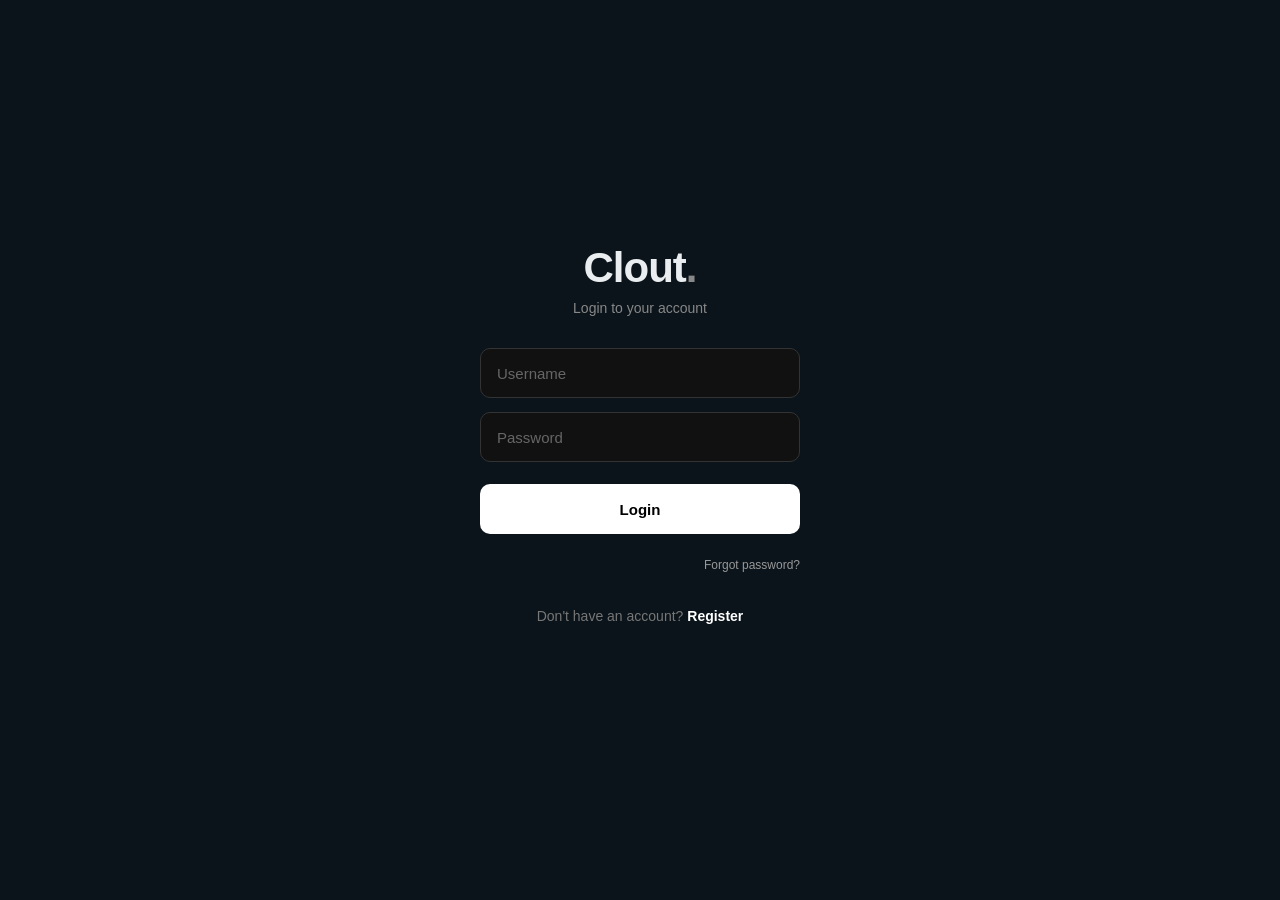
<file: templates/login.html>
<!DOCTYPE html>
<html lang="en">
<head>
    <meta charset="UTF-8">
    <meta name="viewport" content="width=device-width, initial-scale=1.0">

    <title>Login - Clout</title>

    <link rel="stylesheet" href="/static/style.css">
</head>

<body>

    <div class="login-container">

        <h1>Clout</h1>
        <p>Login to your account</p>

        <form id="loginForm">

            <input
                type="text"
                id="username"
                placeholder="Username"
                required
            >

            <input
                type="password"
                id="password"
                placeholder="Password"
                required
            >

            <button type="submit">
                Login
            </button>
            <div class="forgot-password-link">
    <a href="/forgot-password-page">Forgot password?</a>
</div>
            <p class="auth-switch">
    Don't have an account?
    <a href="/register">Register</a>
</p>

        </form>

        <p id="errorMessage"></p>

    </div>

      <script type="module" src="/static/login.js?v=3"></script>
</body>

</html>
</file>
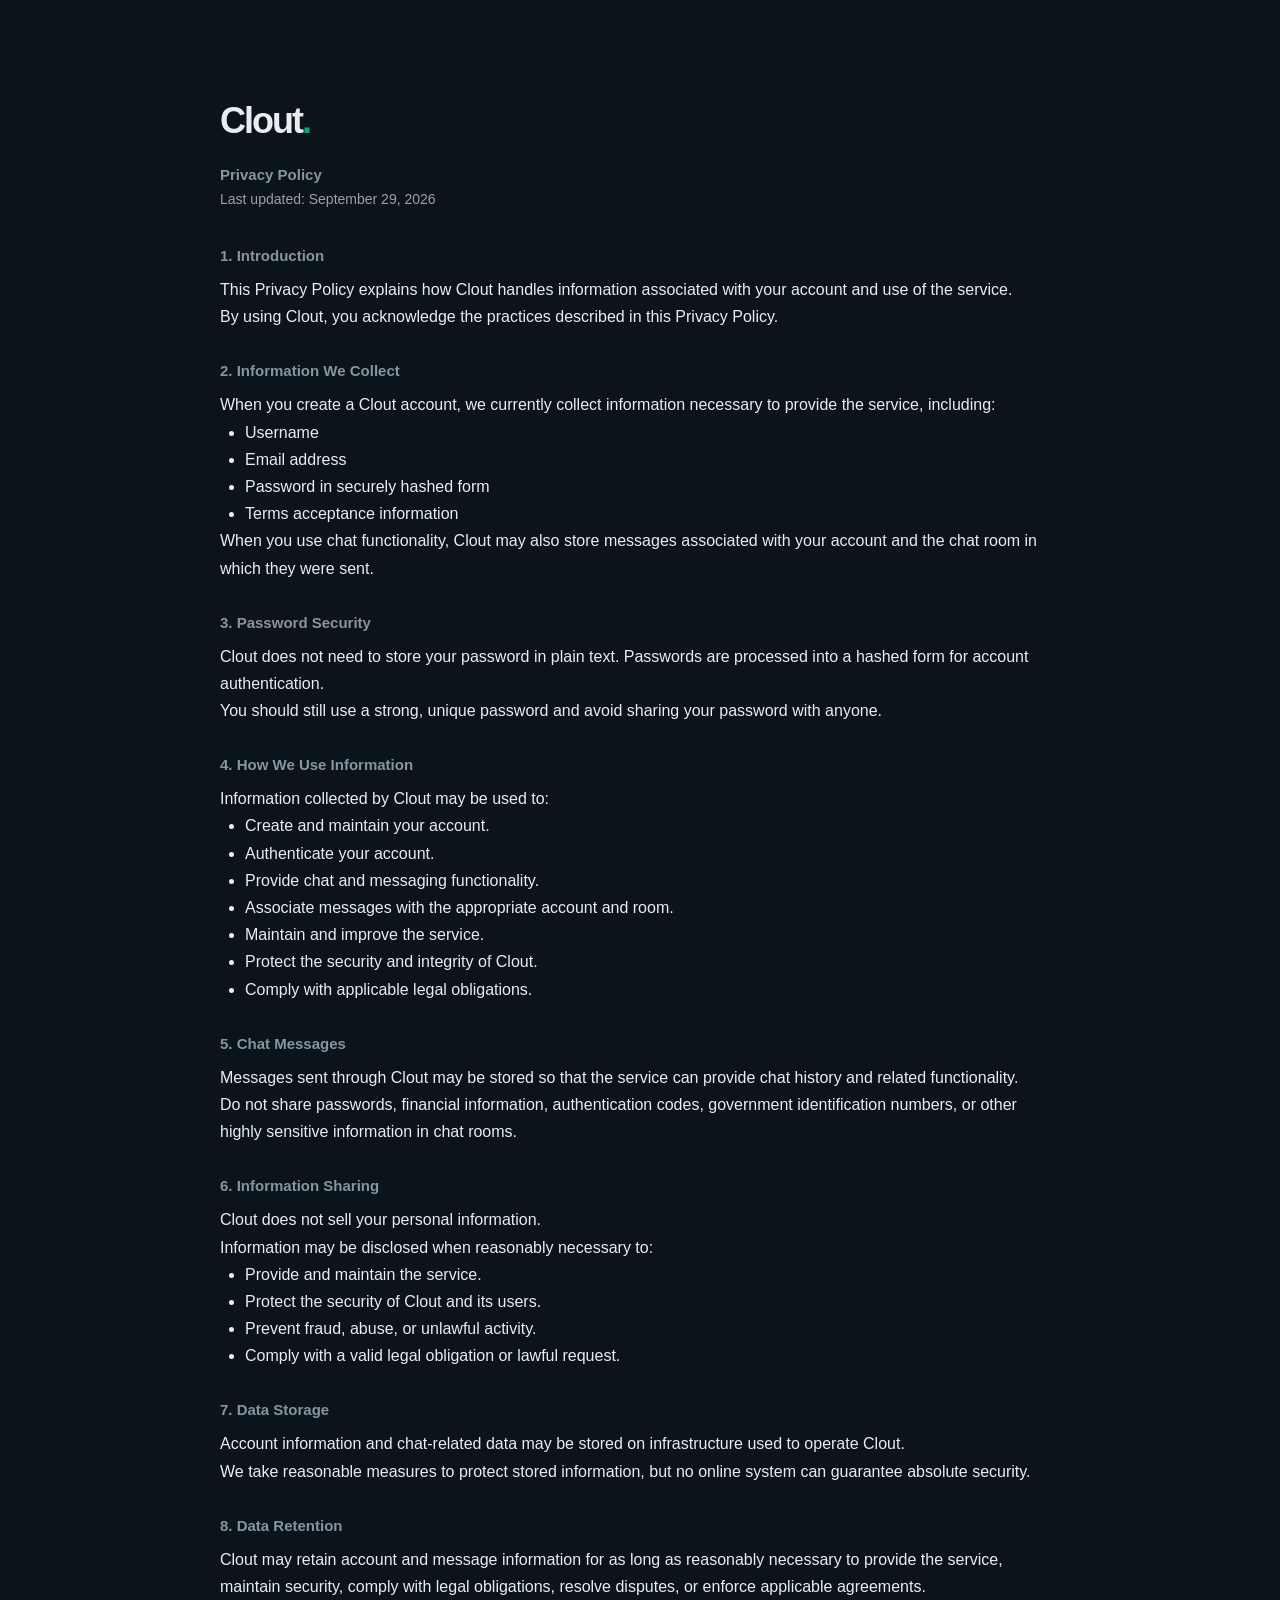
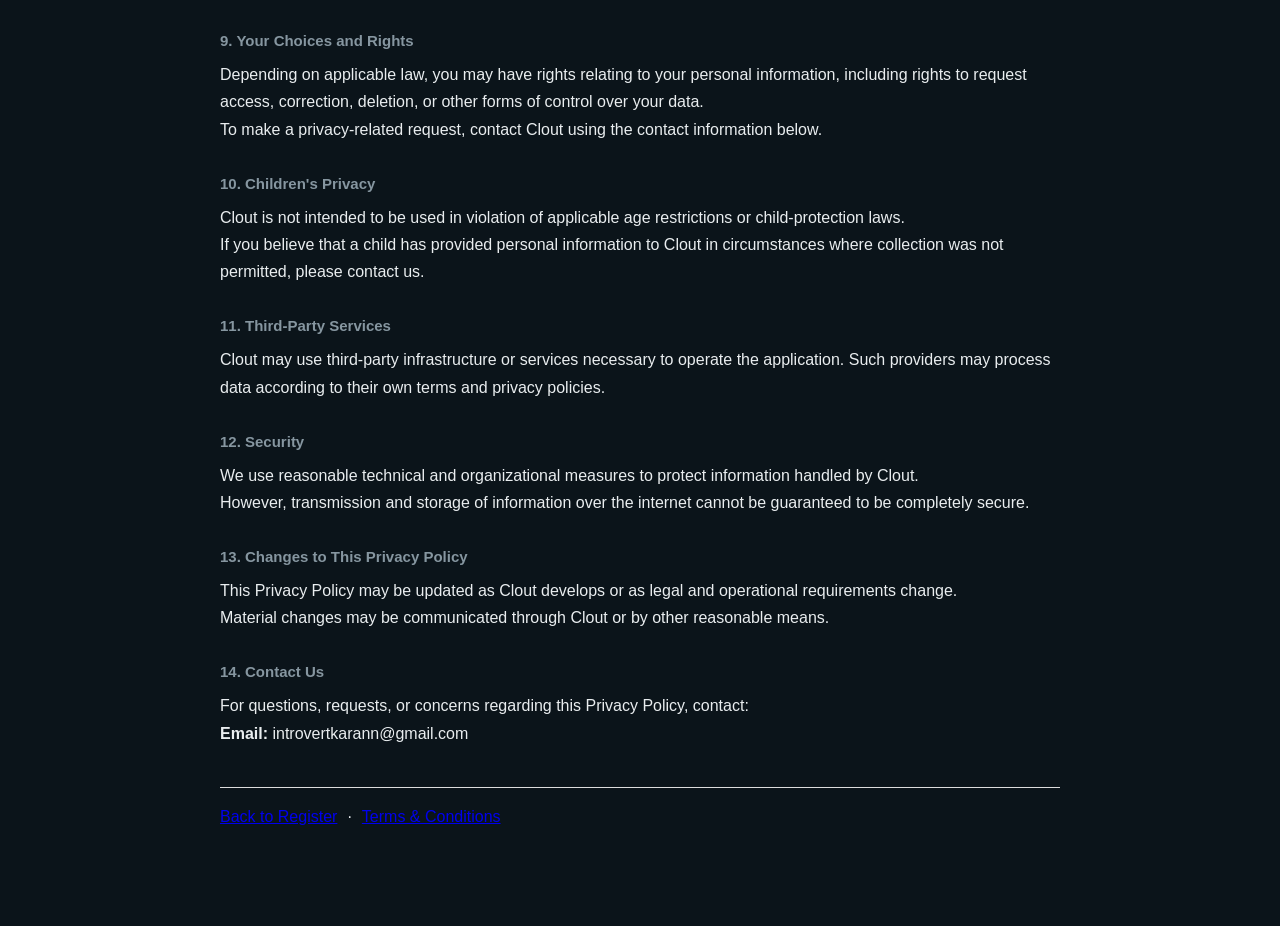
<file: templates/privacy.html>
<!DOCTYPE html>
<html lang="en">

<head>
    <meta charset="UTF-8">
    <meta name="viewport" content="width=device-width, initial-scale=1.0">

    <title>Privacy Policy - Clout</title>

    <link rel="stylesheet" href="/static/style.css">
</head>

<body>

    <div class="legal-container">

        <header class="legal-header">
            <h1>Clout</h1>
            <h2>Privacy Policy</h2>
            <p>Last updated: September 29, 2026</p>
        </header>

        <main class="legal-content">

            <section>
                <h2>1. Introduction</h2>

                <p>
                    This Privacy Policy explains how Clout handles information
                    associated with your account and use of the service.
                </p>

                <p>
                    By using Clout, you acknowledge the practices described in this
                    Privacy Policy.
                </p>
            </section>

            <section>
                <h2>2. Information We Collect</h2>

                <p>
                    When you create a Clout account, we currently collect information
                    necessary to provide the service, including:
                </p>

                <ul>
                    <li>Username</li>
                    <li>Email address</li>
                    <li>Password in securely hashed form</li>
                    <li>Terms acceptance information</li>
                </ul>

                <p>
                    When you use chat functionality, Clout may also store messages
                    associated with your account and the chat room in which they
                    were sent.
                </p>
            </section>

            <section>
                <h2>3. Password Security</h2>

                <p>
                    Clout does not need to store your password in plain text.
                    Passwords are processed into a hashed form for account
                    authentication.
                </p>

                <p>
                    You should still use a strong, unique password and avoid
                    sharing your password with anyone.
                </p>
            </section>

            <section>
                <h2>4. How We Use Information</h2>

                <p>
                    Information collected by Clout may be used to:
                </p>

                <ul>
                    <li>Create and maintain your account.</li>
                    <li>Authenticate your account.</li>
                    <li>Provide chat and messaging functionality.</li>
                    <li>Associate messages with the appropriate account and room.</li>
                    <li>Maintain and improve the service.</li>
                    <li>Protect the security and integrity of Clout.</li>
                    <li>Comply with applicable legal obligations.</li>
                </ul>
            </section>

            <section>
                <h2>5. Chat Messages</h2>

                <p>
                    Messages sent through Clout may be stored so that the service can
                    provide chat history and related functionality.
                </p>

                <p>
                    Do not share passwords, financial information, authentication
                    codes, government identification numbers, or other highly
                    sensitive information in chat rooms.
                </p>
            </section>

            <section>
                <h2>6. Information Sharing</h2>

                <p>
                    Clout does not sell your personal information.
                </p>

                <p>
                    Information may be disclosed when reasonably necessary to:
                </p>

                <ul>
                    <li>Provide and maintain the service.</li>
                    <li>Protect the security of Clout and its users.</li>
                    <li>Prevent fraud, abuse, or unlawful activity.</li>
                    <li>Comply with a valid legal obligation or lawful request.</li>
                </ul>
            </section>

            <section>
                <h2>7. Data Storage</h2>

                <p>
                    Account information and chat-related data may be stored on
                    infrastructure used to operate Clout.
                </p>

                <p>
                    We take reasonable measures to protect stored information,
                    but no online system can guarantee absolute security.
                </p>
            </section>

            <section>
                <h2>8. Data Retention</h2>

                <p>
                    Clout may retain account and message information for as long as
                    reasonably necessary to provide the service, maintain security,
                    comply with legal obligations, resolve disputes, or enforce
                    applicable agreements.
                </p>
            </section>

            <section>
                <h2>9. Your Choices and Rights</h2>

                <p>
                    Depending on applicable law, you may have rights relating to
                    your personal information, including rights to request access,
                    correction, deletion, or other forms of control over your data.
                </p>

                <p>
                    To make a privacy-related request, contact Clout using the
                    contact information below.
                </p>
            </section>

            <section>
                <h2>10. Children's Privacy</h2>

                <p>
                    Clout is not intended to be used in violation of applicable
                    age restrictions or child-protection laws.
                </p>

                <p>
                    If you believe that a child has provided personal information
                    to Clout in circumstances where collection was not permitted,
                    please contact us.
                </p>
            </section>

            <section>
                <h2>11. Third-Party Services</h2>

                <p>
                    Clout may use third-party infrastructure or services necessary
                    to operate the application. Such providers may process data
                    according to their own terms and privacy policies.
                </p>
            </section>

            <section>
                <h2>12. Security</h2>

                <p>
                    We use reasonable technical and organizational measures to
                    protect information handled by Clout.
                </p>

                <p>
                    However, transmission and storage of information over the
                    internet cannot be guaranteed to be completely secure.
                </p>
            </section>

            <section>
                <h2>13. Changes to This Privacy Policy</h2>

                <p>
                    This Privacy Policy may be updated as Clout develops or as
                    legal and operational requirements change.
                </p>

                <p>
                    Material changes may be communicated through Clout or by other
                    reasonable means.
                </p>
            </section>

            <section>
                <h2>14. Contact Us</h2>

                <p>
                    For questions, requests, or concerns regarding this Privacy
                    Policy, contact:
                </p>

                <p>
                    <strong>Email:</strong> introvertkarann@gmail.com
                </p>
            </section>

        </main>

        <footer class="legal-footer">
            <a href="/register">Back to Register</a>
            <span>·</span>
            <a href="/terms">Terms & Conditions</a>
        </footer>

    </div>

</body>

</html>
</file>
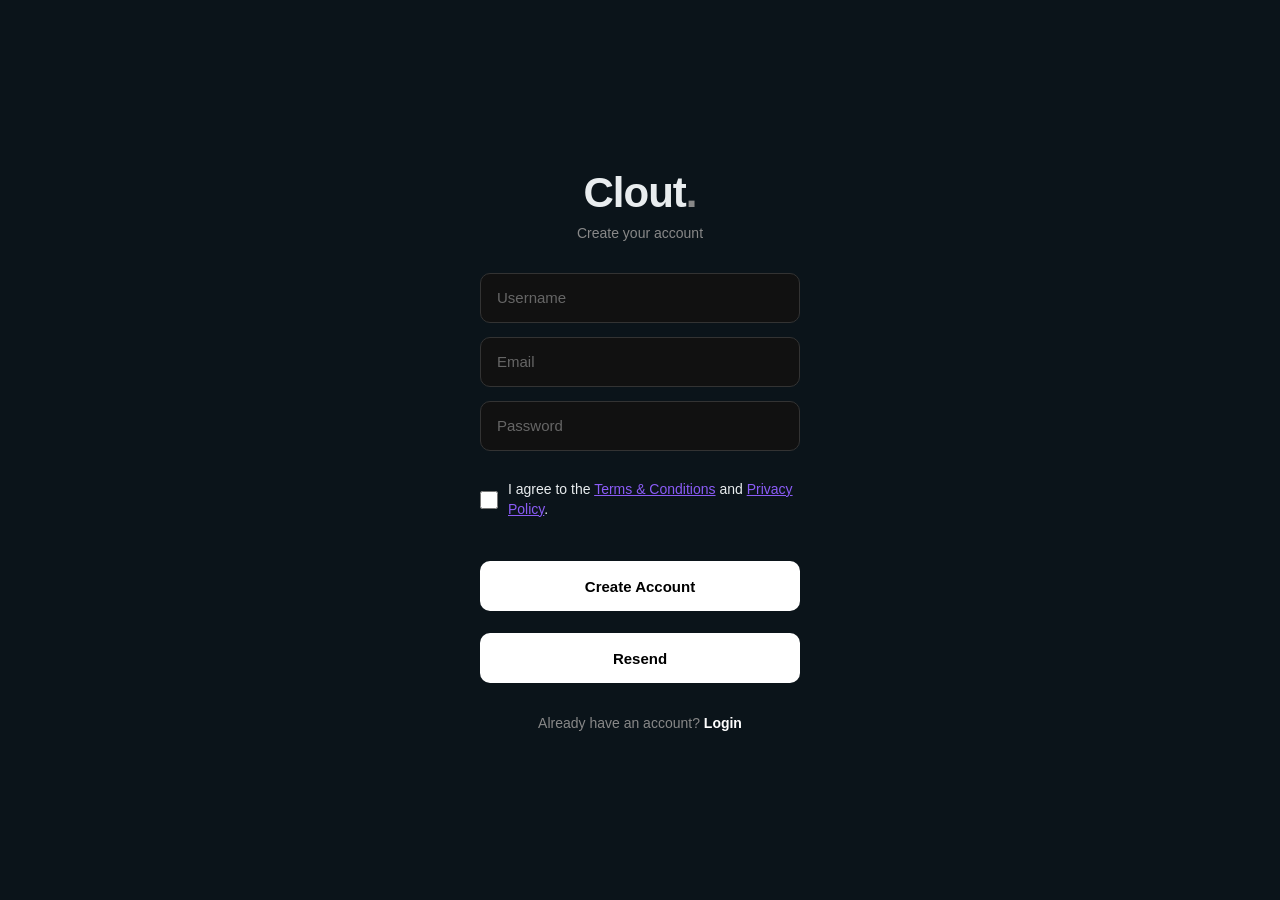
<file: templates/register.html>
<!DOCTYPE html>
<html lang="en">

<head>
    <meta charset="UTF-8">
    <meta name="viewport" content="width=device-width, initial-scale=1.0">

    <title>Register - Clout</title>

    <link rel="stylesheet" href="/static/style.css">
</head>

<body>

    <div class="login-container">

        <h1>Clout</h1>

        <p>Create your account</p>

        <form id="registerForm">

            <input
                type="text"
                id="username"
                placeholder="Username"
                required
            >
            <input

            type="email"
            id="email"
            placeholder="Email"
            required
            >

            <input
                type="password"
                id="password"
                placeholder="Password"
                required
            >
            <label class="terms-checkbox">
    <input type="checkbox" id="termsAccepted">

    <span>
        I agree to the
        <a href="/terms" target="_blank">Terms & Conditions</a>
        and
        <a href="/privacy" target="_blank">Privacy Policy</a>.
    </span>
</label>

            <button type="submit">
                Create Account
            </button>
            <button type="button" id="resend_email">Resend</button>

        </form>

        <p id="errorMessage"></p>

        <p class="auth-switch">
            Already have an account?
            <a href="/login-page">Login</a>
        </p>

    </div>

    <script src="/static/register.js"></script>

</body>

</html>
</file>
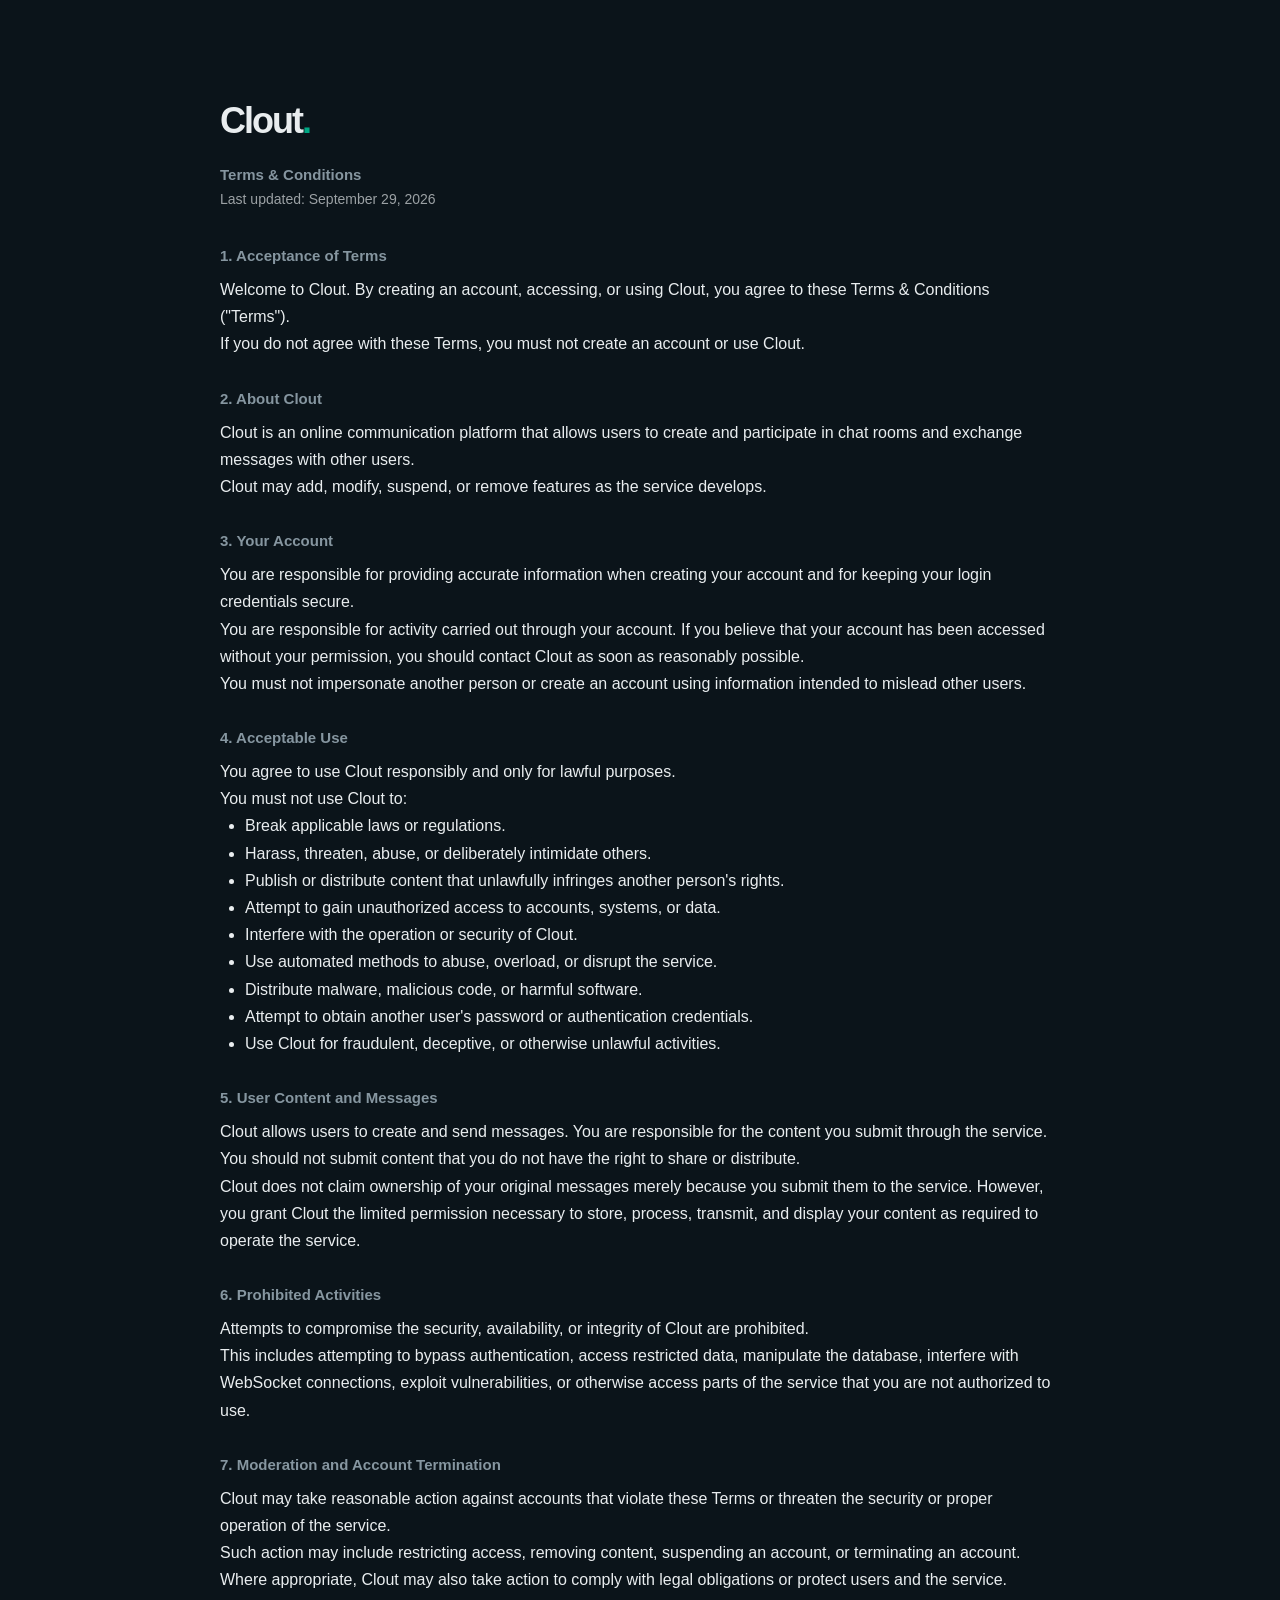
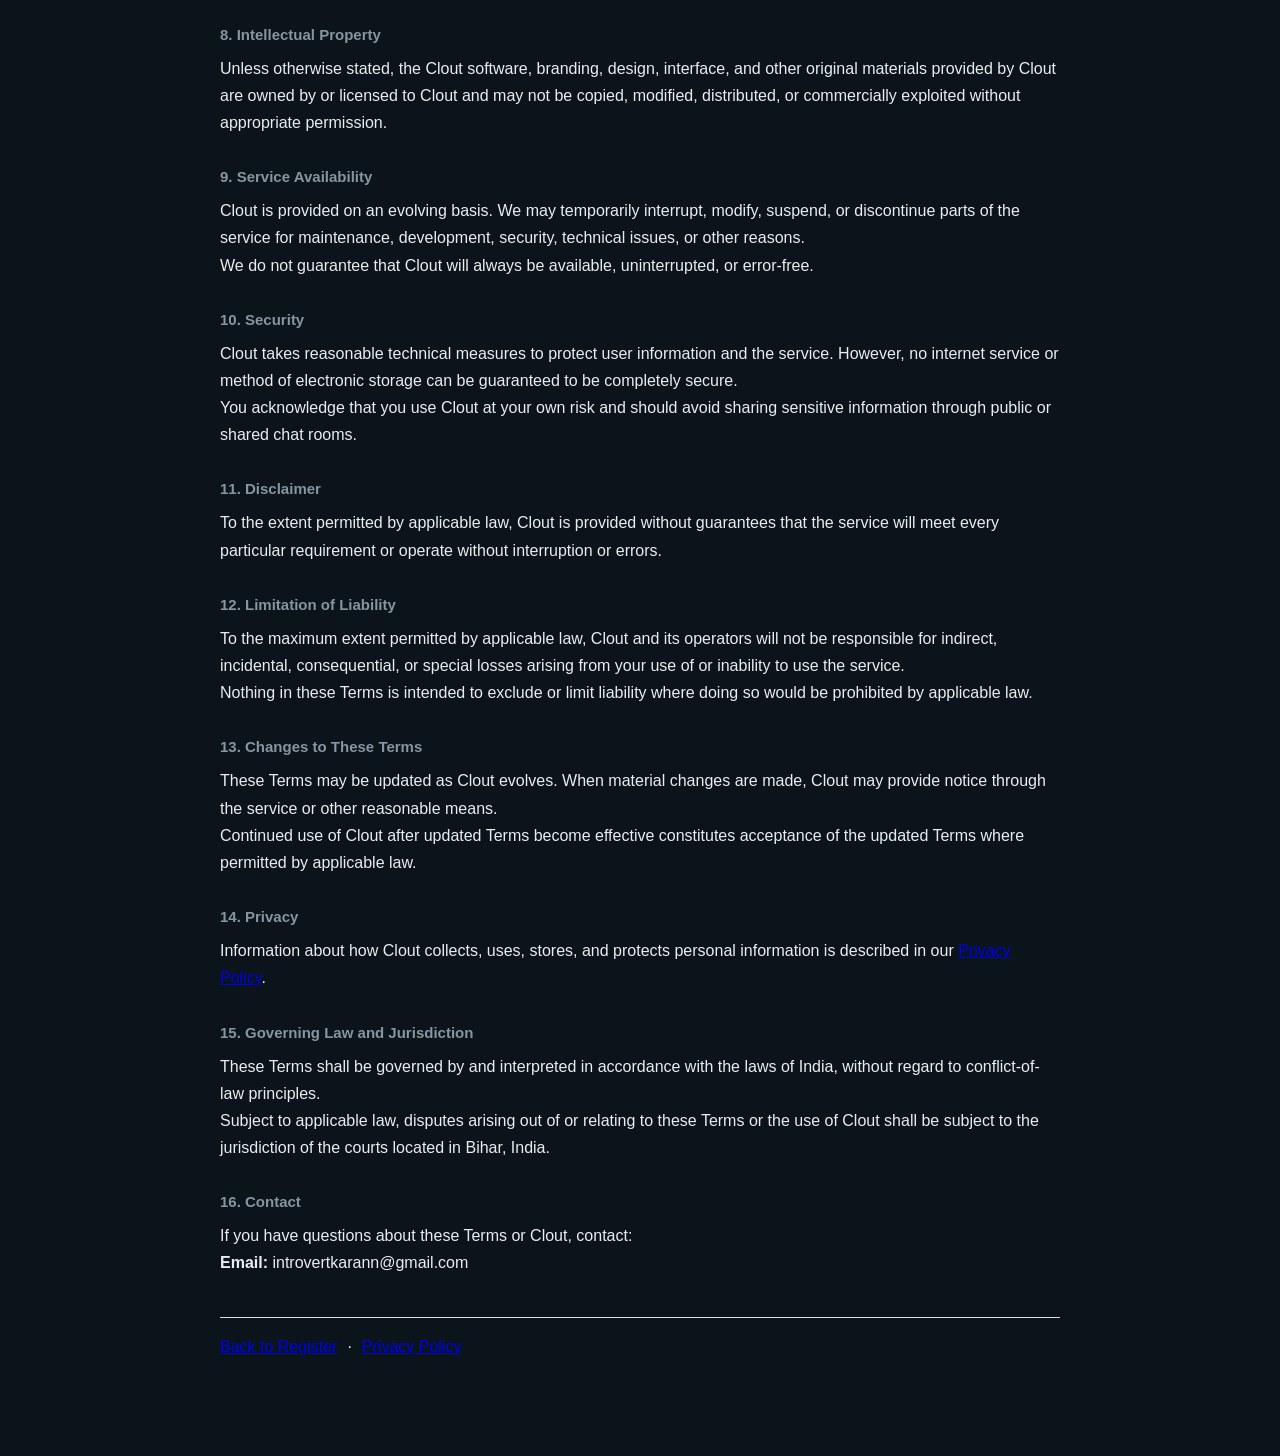
<file: templates/terms.html>
<!DOCTYPE html>
<html lang="en">

<head>
    <meta charset="UTF-8">
    <meta name="viewport" content="width=device-width, initial-scale=1.0">

    <title>Terms & Conditions - Clout</title>

    <link rel="stylesheet" href="/static/style.css">
</head>

<body>

    <div class="legal-container">

        <header class="legal-header">
            <h1>Clout</h1>
            <h2>Terms & Conditions</h2>
            <p>Last updated: September 29, 2026</p>
        </header>

        <main class="legal-content">

            <section>
                <h2>1. Acceptance of Terms</h2>

                <p>
                    Welcome to Clout. By creating an account, accessing, or using Clout,
                    you agree to these Terms & Conditions ("Terms").
                </p>

                <p>
                    If you do not agree with these Terms, you must not create an account
                    or use Clout.
                </p>
            </section>

            <section>
                <h2>2. About Clout</h2>

                <p>
                    Clout is an online communication platform that allows users to create
                    and participate in chat rooms and exchange messages with other users.
                </p>

                <p>
                    Clout may add, modify, suspend, or remove features as the service
                    develops.
                </p>
            </section>

            <section>
                <h2>3. Your Account</h2>

                <p>
                    You are responsible for providing accurate information when creating
                    your account and for keeping your login credentials secure.
                </p>

                <p>
                    You are responsible for activity carried out through your account.
                    If you believe that your account has been accessed without your
                    permission, you should contact Clout as soon as reasonably possible.
                </p>

                <p>
                    You must not impersonate another person or create an account using
                    information intended to mislead other users.
                </p>
            </section>

            <section>
                <h2>4. Acceptable Use</h2>

                <p>
                    You agree to use Clout responsibly and only for lawful purposes.
                </p>

                <p>You must not use Clout to:</p>

                <ul>
                    <li>Break applicable laws or regulations.</li>
                    <li>Harass, threaten, abuse, or deliberately intimidate others.</li>
                    <li>Publish or distribute content that unlawfully infringes another person's rights.</li>
                    <li>Attempt to gain unauthorized access to accounts, systems, or data.</li>
                    <li>Interfere with the operation or security of Clout.</li>
                    <li>Use automated methods to abuse, overload, or disrupt the service.</li>
                    <li>Distribute malware, malicious code, or harmful software.</li>
                    <li>Attempt to obtain another user's password or authentication credentials.</li>
                    <li>Use Clout for fraudulent, deceptive, or otherwise unlawful activities.</li>
                </ul>
            </section>

            <section>
                <h2>5. User Content and Messages</h2>

                <p>
                    Clout allows users to create and send messages. You are responsible
                    for the content you submit through the service.
                </p>

                <p>
                    You should not submit content that you do not have the right to
                    share or distribute.
                </p>

                <p>
                    Clout does not claim ownership of your original messages merely
                    because you submit them to the service. However, you grant Clout
                    the limited permission necessary to store, process, transmit, and
                    display your content as required to operate the service.
                </p>
            </section>

            <section>
                <h2>6. Prohibited Activities</h2>

                <p>
                    Attempts to compromise the security, availability, or integrity of
                    Clout are prohibited.
                </p>

                <p>
                    This includes attempting to bypass authentication, access restricted
                    data, manipulate the database, interfere with WebSocket connections,
                    exploit vulnerabilities, or otherwise access parts of the service
                    that you are not authorized to use.
                </p>
            </section>

            <section>
                <h2>7. Moderation and Account Termination</h2>

                <p>
                    Clout may take reasonable action against accounts that violate
                    these Terms or threaten the security or proper operation of the
                    service.
                </p>

                <p>
                    Such action may include restricting access, removing content,
                    suspending an account, or terminating an account.
                </p>

                <p>
                    Where appropriate, Clout may also take action to comply with legal
                    obligations or protect users and the service.
                </p>
            </section>

            <section>
                <h2>8. Intellectual Property</h2>

                <p>
                    Unless otherwise stated, the Clout software, branding, design,
                    interface, and other original materials provided by Clout are
                    owned by or licensed to Clout and may not be copied, modified,
                    distributed, or commercially exploited without appropriate
                    permission.
                </p>
            </section>

            <section>
                <h2>9. Service Availability</h2>

                <p>
                    Clout is provided on an evolving basis. We may temporarily
                    interrupt, modify, suspend, or discontinue parts of the service
                    for maintenance, development, security, technical issues, or
                    other reasons.
                </p>

                <p>
                    We do not guarantee that Clout will always be available,
                    uninterrupted, or error-free.
                </p>
            </section>

            <section>
                <h2>10. Security</h2>

                <p>
                    Clout takes reasonable technical measures to protect user
                    information and the service. However, no internet service or
                    method of electronic storage can be guaranteed to be completely
                    secure.
                </p>

                <p>
                    You acknowledge that you use Clout at your own risk and should
                    avoid sharing sensitive information through public or shared
                    chat rooms.
                </p>
            </section>

            <section>
                <h2>11. Disclaimer</h2>

                <p>
                    To the extent permitted by applicable law, Clout is provided
                    without guarantees that the service will meet every particular
                    requirement or operate without interruption or errors.
                </p>
            </section>

            <section>
                <h2>12. Limitation of Liability</h2>

                <p>
                    To the maximum extent permitted by applicable law, Clout and its
                    operators will not be responsible for indirect, incidental,
                    consequential, or special losses arising from your use of or
                    inability to use the service.
                </p>

                <p>
                    Nothing in these Terms is intended to exclude or limit liability
                    where doing so would be prohibited by applicable law.
                </p>
            </section>

            <section>
                <h2>13. Changes to These Terms</h2>

                <p>
                    These Terms may be updated as Clout evolves. When material changes
                    are made, Clout may provide notice through the service or other
                    reasonable means.
                </p>

                <p>
                    Continued use of Clout after updated Terms become effective
                    constitutes acceptance of the updated Terms where permitted by
                    applicable law.
                </p>
            </section>

            <section>
                <h2>14. Privacy</h2>

                <p>
                    Information about how Clout collects, uses, stores, and protects
                    personal information is described in our
                    <a href="/privacy">Privacy Policy</a>.
                </p>
            </section>

           <section>
    <h2>15. Governing Law and Jurisdiction</h2>

    <p>
        These Terms shall be governed by and interpreted in accordance with
        the laws of India, without regard to conflict-of-law principles.
    </p>

    <p>
        Subject to applicable law, disputes arising out of or relating to
        these Terms or the use of Clout shall be subject to the jurisdiction
        of the courts located in Bihar, India.
    </p>
</section>

            <section>
                <h2>16. Contact</h2>

                <p>
                    If you have questions about these Terms or Clout, contact:
                </p>

                <p>
                    <strong>Email:</strong> introvertkarann@gmail.com
                </p>
            </section>

        </main>

        <footer class="legal-footer">
            <a href="/register">Back to Register</a>
            <span>·</span>
            <a href="/privacy">Privacy Policy</a>
        </footer>

    </div>

</body>

</html>
</file>
<file: static/style.css>
@media (max-width: 600px) {
    html,
    body {
        width: 100%;
        height: 100%;
        margin: 0;
        padding: 0;
        overflow: hidden;
    }

    body {
        display: block;
        min-height: 100dvh;
    }

    .chat-container {
        position: fixed;
        top: 0;
        left: 0;
        width: 100%;
        height: 100dvh;
        min-height: 0;
        margin: 0;
        max-width: none;
        border-radius: 0;
    }
    
}
html,
body {
    margin: 0;
    padding: 0;
}

/* =========================
   Responsive Design
========================= */

html,
body {
    width: 100%;
    min-height: 100%;
    height: auto;
    overflow-x: hidden;
    overflow-y: auto;
}

    .chat-container {
        width: 100%;
        max-width: none;
        height: 100dvh;
        min-height: 0;
        margin: 0;

        border-radius: 0;

        display: flex;
        flex-direction: column;
        overflow: hidden;
    }

    .chat-header {
        flex-shrink: 0;
        height: 65px;
        padding: 0 15px;
    }

    .room-info {
        gap: 10px;
        min-width: 0;
    }

    .room-info h1 {
        font-size: 19px;
    }

    .room-info p {
        font-size: 12px;
    }

    .chat-messages {
        flex: 1;
        min-height: 0;
        overflow-y: auto;
        padding: 15px;
    }

    #messages {
        gap: 8px;
    }

    #messages .message {
        max-width: 85%;
        padding: 9px 12px;
        font-size: 14px;

        overflow-wrap: anywhere;
        word-break: break-word;
    }

    .chat-input-area {
        flex-shrink: 0;

        min-height: 65px;

        padding: 8px 10px;
        padding-bottom: calc(
            8px + env(safe-area-inset-bottom)
        );

        gap: 8px;
    }

    #messageText {
        min-width: 0;
        width: 100%;
        height: 42px;

        padding: 0 14px;

        font-size: 16px;
    }

    #sendButton {
        flex-shrink: 0;

        width: 42px;
        height: 42px;

        font-size: 16px;
    }

    .back-button,
    .menu-button {
        flex-shrink: 0;

        width: 36px;
        height: 36px;

        font-size: 18px;
    }



/* =========================
   Small Phones
========================= */

@media (max-width: 480px) {

    .chat-header {
        height: 60px;
        padding: 0 10px;
    }

    .room-info {
        gap: 8px;
    }

    .room-info h1 {
        font-size: 17px;
    }

    .room-info p {
        font-size: 11px;
    }

    .chat-messages {
        padding: 10px;
    }

    #messages .message {
        max-width: 88%;
        padding: 9px 12px;
        font-size: 14px;
    }

    .chat-input-area {
        min-height: 62px;
        padding: 8px;
        padding-bottom: calc(
            8px + env(safe-area-inset-bottom)
        );
    }

    #messageText {
        height: 42px;
        font-size: 16px;
    }

    #sendButton {
        width: 42px;
        height: 42px;
    }
}

@media (max-width: 600px) {
    .message-form {
        bottom: 15px;
        left: 16px;
        right: 16px;
        gap: 12px;
    }

    .message-form input {
        height: 54px;
        font-size: 16px;
    }

    .message-form button {
        width: 54px;
        height: 54px;
    }
}

    /* MESSAGE INPUT */
    .chat-input-area {
        flex-shrink: 0;
        display: flex;
        align-items: center;
        gap: 10px;

        padding: 10px;
        padding-bottom: calc(
            10px + env(safe-area-inset-bottom)
        );

        width: 100%;
        box-sizing: border-box;
    }

    #messageText {
        flex: 1;
        min-width: 0;
        width: 100%;
        box-sizing: border-box;

        font-size: 16px;
    }

    #sendButton {
        flex-shrink: 0;
    }


    /* Login / Register */

    .login-container {
        max-width: 100%;
        padding: 25px 20px;
    }

    .login-container h1 {
        font-size: 36px;
    }

    .login-container > p {
        font-size: 13px;
        margin-bottom: 25px;
    }

    #loginForm {
        gap: 12px;
    }

    #loginForm input,
    #loginForm button {
        height: 48px;
    }


* {
    margin: 0;
    padding: 0;
    box-sizing: border-box;
}
body {
    margin: 0;
    min-height: 100vh;

    display: flex;
    justify-content: center;
    align-items: center;

    background: black;
    color: white;
}

/* =========================
   Chat Container
========================= */

.chat-container {
    width: 100%;
    max-width: 900px;
    height: 100vh;
    margin: 0px;

    display: flex;
    flex-direction: column;

    background-color: #111;
}


/* =========================
   Header
========================= */

.chat-header {
    height: 70px;
    padding: 0 20px;

    display: flex;
    align-items: center;
    justify-content: space-between;

    border-bottom: 1px solid #333;
}

.room-info {
    display: flex;
    align-items: center;
    gap: 15px;
}

.room-info h1 {
    font-size: 22px;
}

.room-info p {
    font-size: 13px;
    color: #aaa;
    margin-top: 4px;
}

.back-button,
.menu-button {
    width: 40px;
    height: 40px;

    margin: 0;

    border: none;
    border-radius: 50%;

    background-color: #222;
    color: white;

    font-size: 20px;
    cursor: pointer;
}

.back-button:hover,
.menu-button:hover {
    background-color: #333;
}


/* =========================
   Messages
========================= */

.chat-messages {
    flex: 1;
    overflow-y: auto;

    padding: 20px;
}

#messages {
    list-style: none;

    display: flex;
    flex-direction: column;
    gap: 10px;
}


/* =========================
   Message Input
========================= */

.chat-input-area {
    min-height: 70px;

    display: flex;
    align-items: center;
    gap: 10px;

    padding: 12px 20px;
    border-top: 1px solid #333;

    
}

#messageText {
    flex: 1;

    height: 45px;

    padding: 0 18px;

    border: 1px solid #333;
    border-radius: 25px;

    outline: none;

    background-color: #222;
    color: white;

    font-size: 15px;
}

#messageText:focus {
    border-color: #666;
}

#messageText::placeholder {
    color: #777;
}


#sendButton {
    width: 45px;
    height: 45px;

    margin: 0;

    border: none;
    border-radius: 50%;

    background-color: white;
    color: black;

    cursor: pointer;

    font-size: 18px;
}

#sendButton:hover {
    transform: scale(1.05);
}

#messages .message {
    width: fit-content;
    max-width: 70%;

    padding: 10px 14px;

    background-color: #252525;
    color: white;

    border-radius: 15px;

    overflow-wrap: break-word;
}
.my-message {
    align-self: flex-end;
    background-color: #ffffff;
    color: #000000;
}

.other-message {
    align-self: flex-start;
    background-color: #252525;
    color: white;
}
.system-message {
    align-self: center;
    color: #888;
    font-size: 12px;
}

/* =========================
   Login Page
========================= */

.login-container {
    width: 100%;
    max-width: 400px;

    padding: 40px;

    text-align: center;
}

.login-container h1 {
    font-size: 42px;
    margin-bottom: 8px;
}

.login-container > p {
    color: #888;
    font-size: 14px;
    margin-bottom: 30px;
}

#loginForm {
    display: flex;
    flex-direction: column;
    gap: 14px;
}

#loginForm input {
    width: 100%;
    height: 50px;

    padding: 0 16px;

    border: 1px solid #333;
    border-radius: 10px;

    outline: none;

    background: #111;
    color: white;

    font-size: 15px;
}

#loginForm input::placeholder {
    color: #666;
}

#loginForm input:focus {
    border-color: #777;
}

#loginForm button {
    width: 100%;
    height: 50px;

    margin-top: 8px;

    border: none;
    border-radius: 10px;

    background: white;
    color: black;

    font-size: 15px;
    font-weight: 600;

    cursor: pointer;
}

#loginForm button:hover {
    opacity: 0.9;
}

#errorMessage {
    margin-top: 18px;
    color: #ff6b6b;
    font-size: 14px;
}

/* =========================
   Clout Branding
========================= */

.login-container h1 {
    letter-spacing: -1px;
    font-weight: 700;
}

.login-container h1::after {
    content: ".";
    color: #888;
}

.login-container > p {
    margin-bottom: 32px;
}

/* =========================
   Register / Auth Switch
========================= */

.auth-switch {
    margin-top: 22px !important;
    margin-bottom: 0 !important;

    color: #777;
    font-size: 14px;
}

.auth-switch a {
    color: white;
    text-decoration: none;
    font-weight: 600;
}

.auth-switch a:hover {
    text-decoration: underline;
}

/* =========================
   Register Page
========================= */

#registerForm {
    display: flex;
    flex-direction: column;
    gap: 14px;
}

#registerForm input {
    width: 100%;
    height: 50px;

    padding: 0 16px;

    border: 1px solid #333;
    border-radius: 10px;

    outline: none;

    background: #111;
    color: white;

    font-size: 15px;
}

#registerForm input::placeholder {
    color: #666;
}

#registerForm input:focus {
    border-color: #777;
}

#registerForm button {
    width: 100%;
    height: 50px;

    margin-top: 8px;

    border: none;
    border-radius: 10px;

    background: white;
    color: black;

    font-size: 15px;
    font-weight: 600;

    cursor: pointer;
}

#registerForm button:hover {
    opacity: 0.9;
}
/* =========================
   Home / Room List
========================= */

.box {
    width: 100%;
    max-width: 500px;
    padding: 35px;

    background: #111;
    border: 1px solid #222;
    border-radius: 16px;

    box-shadow: 0 10px 40px rgba(0, 0, 0, 0.4);
}

.box h1 {
    font-size: 42px;
    letter-spacing: -1px;
    margin-bottom: 25px;
}

.box h1::after {
    content: ".";
    color: #888;
}

.box h2 {
    font-size: 18px;
    margin-bottom: 12px;
}

.box input {
    width: calc(100% - 85px);
    height: 45px;

    padding: 0 14px;

    border: 1px solid #333;
    border-radius: 10px;

    outline: none;

    background: #222;
    color: white;

    font-size: 14px;
}

.box input::placeholder {
    color: #777;
}

.box input:focus {
    border-color: #666;
}

#createRoomButton {
    width: 75px;
    height: 45px;

    margin-left: 6px;

    border: none;
    border-radius: 10px;

    background: white;
    color: black;

    font-weight: 600;
    cursor: pointer;
}

#createRoomButton:hover {
    opacity: 0.9;
}

/* =========================
   Room List
========================= */

#roomList {
    list-style: none;

    display: flex;
    flex-direction: column;
    gap: 10px;

    margin-top: 15px;
}

#roomList li {
    min-height: 48px;

    padding: 8px 10px;

    display: flex;
    align-items: center;
    justify-content: space-between;
    gap: 10px;

    background: #1b1b1b;
    border: 1px solid #292929;
    border-radius: 10px;

    color: white;
}

#roomList button {
    height: 34px;

    padding: 0 12px;

    border: none;
    border-radius: 8px;

    background: #2a2a2a;
    color: white;

    cursor: pointer;
}

#roomList button:hover {
    background: #333;
}

#errorMessage {
    margin-top: 15px;

    color: #ff6b6b;
    font-size: 14px;
}


/* =========================
   Home - Mobile
========================= */


.input-area {
    flex-shrink: 0;
    display: flex;
    align-items: center;
    gap: 10px;
    padding: 12px;
    padding-bottom: calc(12px + env(safe-area-inset-bottom));
}
#messageInput {
    flex: 1;
    min-width: 0;
}



@media (max-width: 600px) {

    .chat-container {
        width: 100%;
        height: 100dvh;
        margin: 0;
        display: flex;
        flex-direction: column;
        overflow: hidden;
    }

    .chat-messages {
        flex: 1 1 auto;
        min-height: 0;
        overflow-y: auto;
    }

    .chat-input-area {
        position: fixed;
        left: 0;
        right: 0;
        bottom: 0;

        height: 70px;

        display: flex;
        align-items: center;
        gap: 10px;

        padding: 10px 12px;
        padding-bottom: calc(10px + env(safe-area-inset-bottom));

        background: #111;
        border-top: 1px solid #333;

        z-index: 1000;
    }

    #messageText {
        flex: 1;
        min-width: 0;
        width: auto;
        height: 45px;

        box-sizing: border-box;
        font-size: 16px;
    }

    #sendButton {
        flex: 0 0 45px;
        width: 45px;
        height: 45px;
    }

    .chat-messages {
        padding-bottom: 85px;
    }
} 
.legal-container {
    width: min(900px, 92%);
    margin: 40px auto;
    padding: 30px;
    border-radius: 30px;
}

.legal-header {
    margin-bottom: 40px;
}

.legal-header h1 {
    margin-bottom: 5px;
}

.legal-header h2 {
    margin-bottom: 8px;
}

.legal-header p {
    opacity: 0.65;
    font-size: 14px;
}

.legal-content section {
    margin-bottom: 32px;
}

.legal-content h2 {
    margin-bottom: 12px;
}

.legal-content p,
.legal-content li {
    line-height: 1.7;
}

.legal-content ul {
    padding-left: 25px;
}

.legal-content a {
    text-decoration: underline;
}

.legal-footer {
    margin-top: 40px;
    padding-top: 20px;
    border-top: 1px solid #ddd;
    display: flex;
    gap: 10px;
}
.terms-checkbox {
    display: flex;
    align-items: center;
    width: 320px;
    margin: 15px auto 20px;
    gap: 10px;
    text-align: left;
    font-size: 14px;
    line-height: 1.4;
}

.terms-checkbox input[type="checkbox"] {
    width: 18px !important;
    height: 18px !important;
    min-width: 18px;
    margin: 0;
    padding: 0;
    flex-shrink: 0;
    cursor: pointer;
}

.terms-checkbox span {
    width: auto;
    flex: 1;
}

.terms-checkbox a {
    color: #8b5cf6;
    text-decoration: underline;
}
.room-info {
    display: flex;
    align-items: center;
    gap: 14px;
}

.room-title {
    display: flex;
    flex-direction: column;
    justify-content: center;
}

.room-title h4 {
    margin: 0;
    font-size: 20px;
    font-weight: 600;
    display: flex;
    align-items: center;

}

.room-title p {
    margin: 2px 0 0;
    font-size: 12px;
    opacity: 0.65;
}
.chat-header {
    display: flex;
    align-items: center;
    justify-content: space-between;
    padding: 10px 14px;
}
.chat-header {
    display: grid;
    grid-template-columns: 1fr auto 1fr;
    align-items: center;
    padding: 10px 14px;
}

.room-info {
    display: contents;
}

.back-button {
    justify-self: start;
}

.room-title {
    grid-column: 2;
    text-align: center;
}

.menu-button {
    justify-self: end;
}
#logout {
    display: block;
    margin: 20px auto 0;

    padding: 9px 18px;

    border: 1px solid #333;
    border-radius: 8px;

    background: transparent;
    color: #aaa;

    font-size: 13px;
    font-weight: 500;

    cursor: pointer;

    transition: 0.2s ease;
}

#logout:hover {
    background: #1c1c1c;
    color: #fff;
    border-color: #444;
}

#logout:active {
    transform: scale(0.96);
}
.logout-container {
    display: flex;
    justify-content: center;
    margin-top: 24px;
    padding-top: 16px;
    border-top: 1px solid #242424;
}

#logout {
    padding: 9px 18px;

    border: 1px solid #333;
    border-radius: 8px;

    background: transparent;
    color: #aaa;

    font-size: 13px;
    cursor: pointer;

    transition: 0.2s ease;
}

#logout:hover {
    background: #1c1c1c;
    color: #fff;
    border-color: #444;
}
/* =========================
   Message Action Menu
   ========================= */

.message-menu {
    position: fixed !important;

    top: 50% !important;
    left: 50% !important;

    width: 180px;

    padding: 6px;

    display: none;
    flex-direction: column;
    gap: 3px;

    transform: translate(-50%, -50%) !important;

    background: #1c1c1c;
    border: 1px solid #333;
    border-radius: 14px;

    box-shadow: 0 20px 50px rgba(0, 0, 0, 0.65);

    z-index: 99999;
}

.message-menu button {
    width: 100%;
    height: 44px;

    padding: 0 12px;

    border: none;
    border-radius: 9px;

    background: transparent;

    color: #eeeeee;

    font-family: inherit;
    font-size: 14px;

    text-align: left;

    cursor: pointer;

    transition:
        background 0.15s ease,
        color 0.15s ease;
}

.message-menu button:hover {
    background: #292929;
}

#editMessage:hover {
    color: #ffffff;
}

#deleteMessage {
    color: #ff7070;
}

#deleteMessage:hover {
    background: rgba(255, 80, 80, 0.12);
    color: #ff5555;
}

/* ================================
   Clout - Reset Password Page
================================ */

.reset-password-page {
    min-height: 100vh;
    margin: 0;
    padding: 24px;
    box-sizing: border-box;

    display: flex;
    align-items: center;
    justify-content: center;

    background: #000;
    color: #fff;
    font-family: Arial, sans-serif;
}

.reset-password-container {
    width: 100%;
    max-width: 420px;
    margin: auto;
}

.reset-brand {
    margin: 0 0 28px;
    text-align: center;

    font-size: 36px;
    font-weight: 800;
    letter-spacing: -1.5px;
}

.reset-brand::after {
    content: ".";
    color: #888;
}

.reset-password-card {
    padding: 36px;

    background: #0b0b0b;
    border: 1px solid #222;
    border-radius: 16px;
}

.reset-icon {
    width: 52px;
    height: 52px;
    margin-bottom: 22px;

    display: flex;
    align-items: center;
    justify-content: center;

    background: #171717;
    border: 1px solid #292929;
    border-radius: 14px;

    font-size: 24px;
}

.reset-password-card h2 {
    margin: 0 0 12px;

    font-size: 25px;
    font-weight: 700;
    letter-spacing: -0.6px;
}

.reset-description {
    margin: 0 0 28px;

    color: #999;
    font-size: 14px;
    line-height: 1.6;
}

.reset-password-form {
    display: flex;
    flex-direction: column;
    gap: 20px;
}

.reset-form-group {
    display: flex;
    flex-direction: column;
    gap: 9px;
}

.reset-form-group label {
    color: #e5e5e5;
    font-size: 13px;
    font-weight: 600;
}

.reset-form-group input {
    width: 100%;
    padding: 14px;

    box-sizing: border-box;

    background: #111;
    border: 1px solid #333;
    border-radius: 10px;

    color: #fff;
    font-size: 14px;

    outline: none;
    transition: border-color 0.2s, background 0.2s;
}

.reset-form-group input::placeholder {
    color: #666;
}

.reset-form-group input:focus {
    border-color: #888;
    background: #141414;
}

.reset-submit-btn {
    width: 100%;
    margin-top: 4px;
    padding: 14px;

    background: #fff;
    border: none;
    border-radius: 10px;

    color: #000;
    font-size: 14px;
    font-weight: 700;

    cursor: pointer;
    transition: background 0.2s, transform 0.2s;
}

.reset-submit-btn:hover {
    background: #dedede;
}

.reset-submit-btn:active {
    transform: scale(0.98);
}

.reset-footer {
    margin: 26px 0 0;

    color: #888;
    font-size: 13px;
    text-align: center;
    line-height: 1.7;
}

.reset-footer a {
    margin-left: 4px;

    color: #fff;
    font-weight: 600;
    text-decoration: none;
}

.reset-footer a:hover {
    text-decoration: underline;
}

.reset-security-note {
    margin: 22px 0 0;

    color: #666;
    font-size: 12px;
    text-align: center;
}

/* Mobile responsive */

@media (max-width: 480px) {
    .reset-password-page {
        padding: 18px;
    }

    .reset-brand {
        margin-bottom: 22px;
        font-size: 32px;
    }

    .reset-password-card {
        padding: 26px 22px;
        border-radius: 14px;
    }

    .reset-password-card h2 {
        font-size: 23px;
    }
}
.forgot-password-link {
    display: flex;
    justify-content: flex-end;
    margin-top: 10px;
}

.forgot-password-link a {
    color: #999;
    font-size: 12px;
    text-decoration: none;
    transition: color 0.2s ease;
}

.forgot-password-link a:hover {
    color: #fff;
    text-decoration: underline;
}
/* Navigation tabs */

.chat-tabs {
    display: flex;
    gap: 10px;
    padding: 12px 0;
    border-bottom: 1px solid #2a3942;
    margin-bottom: 20px;
}

.tab {
    padding: 10px 18px;
    border-radius: 25px;
    background: transparent;
    border: 1px solid #303d45;
    color: #aebac1;
    font-size: 14px;
    cursor: pointer;
}

.tab.active {
    background: #103d32;
    color: #00a884;
    border-color: #00a884;
}

.tab:hover {
    background: #202c33;
}

/* Sections */

.tab-content {
    display: none;
}

.tab-content.active {
    display: block;
}

/* Create group */

.create-group {
    display: flex;
    gap: 10px;
}

.create-group input {
    flex: 1;
    min-width: 0;
    padding: 13px;
    border-radius: 9px;
    background: #202c33;
    border: 1px solid #34434c;
    color: white;
}

.create-group button {
    padding: 12px 18px;
    border-radius: 9px;
    background: #00a884;
    color: white;
}
@import url('https://fonts.googleapis.com/css2?family=Inter:wght@400;500;600;700;800&display=swap');

:root {
    --bg: #0b141a;
    --panel: #111b21;
    --card: #202c33;
    --card-hover: #26343d;
    --green: #00a884;
    --text: #e9edef;
    --muted: #8696a0;
    --border: #26343d;
}

* {
    margin: 0;
    padding: 0;
    box-sizing: border-box;
}

body {
    background: var(--bg);
    color: var(--text);
    font-family: 'Inter', sans-serif;
    min-height: 100vh;
    padding: 30px 15px;
}

/* Main dashboard */

.box {
    width: 100%;
    max-width: 650px;
    min-height: 90vh;
    margin: auto;
    padding: 30px;
    background: var(--panel);
    border: 1px solid var(--border);
    border-radius: 12px;
}

/* Logo */

h1 {
    font-size: 36px;
    font-weight: 800;
    letter-spacing: -2px;
    margin-bottom: 30px;
    color: var(--text);
}

h1::after {
    content: ".";
    color: var(--green);
}

/* Navigation */

.chat-tabs {
    display: flex;
    gap: 10px;
    border-bottom: 1px solid var(--border);
    padding-bottom: 15px;
    margin-bottom: 20px;
}

.tab {
    padding: 10px 18px;
    border-radius: 25px;
    background: transparent;
    border: 1px solid #34434c;
    color: #aebac1;
    font-size: 14px;
    font-weight: 500;
    cursor: pointer;
    transition: 0.2s;
}

.tab:hover {
    background: var(--card);
}

.tab.active {
    background: #103d32;
    color: #00d9a5;
    border-color: var(--green);
}

/* Sections */

.tab-content {
    display: none;
}

.tab-content.active {
    display: block;
}

/* Headings */

h2 {
    font-size: 15px;
    font-weight: 600;
    color: var(--muted);
    margin: 24px 0 12px;
}

/* Chat lists */

#dmList,
#userList,
#roomList {
    list-style: none;
    display: flex;
    flex-direction: column;
    gap: 4px;
    width: 100%;
}

/* Individual chat rows */

#dmList li,
#userList li,
#roomList li {
    display: flex;
    align-items: center;
    justify-content: space-between;
    gap: 12px;
    min-height: 65px;
    padding: 12px 14px;
    background: transparent;
    border-bottom: 1px solid #26343d;
    border-radius: 8px;
    color: var(--text);
    font-size: 14px;
    transition: background 0.2s;
}

#dmList li:hover,
#userList li:hover,
#roomList li:hover {
    background: var(--card);
}

/* Chat buttons */

#dmList button,
#userList button,
#roomList button {
    padding: 9px 17px;
    background: #2a3942;
    color: #e9edef;
    border: none;
    border-radius: 8px;
    font-size: 13px;
    font-weight: 600;
    cursor: pointer;
    transition: 0.2s;
    white-space: nowrap;
}

#dmList button:hover,
#userList button:hover,
#roomList button:hover {
    background: var(--green);
    color: white;
}

/* Create group */

.create-group {
    display: flex;
    gap: 10px;
}

.create-group input,
#roomName {
    flex: 1;
    min-width: 0;
    padding: 13px 15px;
    background: var(--card);
    color: var(--text);
    border: 1px solid var(--border);
    border-radius: 9px;
    outline: none;
    font-size: 14px;
}

#roomName:focus {
    border-color: var(--green);
}

#createRoomButton {
    padding: 12px 20px;
    background: var(--green);
    color: white;
    border: none;
    border-radius: 9px;
    font-weight: 600;
    cursor: pointer;
}

#createRoomButton:hover {
    background: #06cf9c;
}

/* Error */

#errorMessage {
    color: #ff6b6b;
    font-size: 13px;
    margin-top: 10px;
}

/* Logout */

.logout-container {
    margin-top: 30px;
    padding-top: 25px;
    border-top: 1px solid var(--border);
    display: flex;
    justify-content: center;
}

#logout {
    padding: 11px 25px;
    background: transparent;
    color: #ff7777;
    border: 1px solid #493535;
    border-radius: 9px;
    cursor: pointer;
}

#logout:hover {
    background: #492b2b;
}

/* Scrollbar */

::-webkit-scrollbar {
    width: 6px;
}

::-webkit-scrollbar-thumb {
    background: #34434c;
    border-radius: 10px;
}

/* Mobile */

@media(max-width: 600px) {

    body {
        padding: 0;
    }

    .box {
        min-height: 100vh;
        border-radius: 0;
        border: none;
        padding: 22px 16px;
    }

    h1 {
        font-size: 32px;
    }

    .create-group {
        flex-direction: column;
    }

    #roomName,
    #createRoomButton {
        width: 100%;
    }

    #dmList li,
    #userList li,
    #roomList li {
        padding: 12px 8px;
    }
}
</file>
